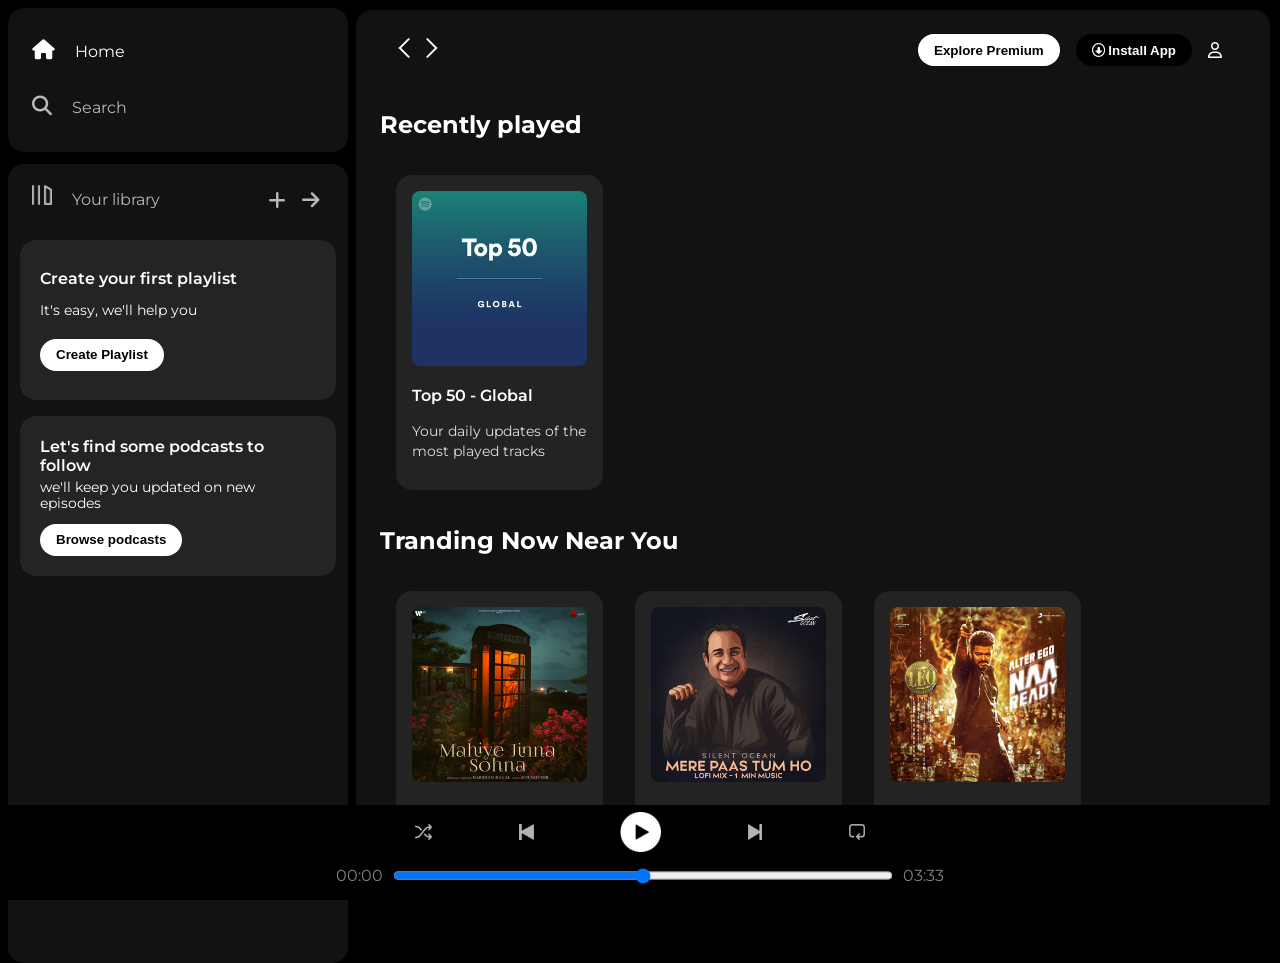
<file: 01. front-end-projects/01. spotify-clone/index.html>
<!DOCTYPE html>
<html lang="en">
  <head>
    <meta charset="UTF-8" />
    <meta name="viewport" content="width=device-width, initial-scale=1.0" />
    <link
      rel="stylesheet"
      href="https://cdnjs.cloudflare.com/ajax/libs/font-awesome/6.5.2/css/all.min.css"
      integrity="sha512-SnH5WK+bZxgPHs44uWIX+LLJAJ9/2PkPKZ5QiAj6Ta86w+fsb2TkcmfRyVX3pBnMFcV7oQPJkl9QevSCWr3W6A=="
      crossorigin="anonymous"
      referrerpolicy="no-referrer"
    />
    <!-- <link
      rel="stylesheet"
      href="https://cdn.jsdelivr.net/npm/bootstrap@5.3.3/dist/css/bootstrap.min.css
    "
    /> -->
    <link rel="stylesheet" href="style.css" />
    <link rel="icon" href="logo.png" />

    <title>Spotify - Web Player: Music for everyone</title>

    <link rel="preconnect" href="https://fonts.googleapis.com" />
    <link rel="preconnect" href="https://fonts.gstatic.com" crossorigin />
    <link
      href="https://fonts.googleapis.com/css2?family=Montserrat:ital,wght@0,100..900;1,100..900&display=swap"
      rel="stylesheet"
    />
  </head>
  <body>
    <div class="main">
      <div class="sidebar">
        <div class="nav">
          <div class="nav-option" style="opacity: 1">
            <i class="fa-solid fa-house"></i>
            <a href="#">Home</a>
          </div>
          <div class="nav-option">
            <i class="fa-solid fa-magnifying-glass"></i>
            <a href="#">Search</a>
          </div>
        </div>
        <div class="library">
          <div class="options">
            <div class="lib-option nav-option">
              <img src="./images/library_icon.png" alt="" />
              <a href="#">Your library</a>
            </div>
            <div class="icons">
              <i class="fa-solid fa-plus"></i>
              <i class="fa-solid fa-arrow-right"></i>
            </div>
          </div>
          <div class="lib-box">
            <div class="box">
              <div class="box-p1">Create your first playlist</div>
              <div class="box-p2">It's easy, we'll help you</div>
              <button class="badge">Create Playlist</button>
            </div>
            <div class="box">
              <div class="box-p1">Let's find some podcasts to follow</div>
              <div class="box-p2">we'll keep you updated on new episodes</div>
              <button class="badge">Browse podcasts</button>
            </div>
          </div>
        </div>
      </div>
      <div class="main_content">
        <div class="sticky-nav">
          <div class="sticky-nav-icons">
            <img src="./images/backward_icon.png" />
            <img src="./images/forward_icon.png" class="hide" />
          </div>
          <div class="sticky-nav-options">
            <button class="badge nav-items hide">Explore Premium</button>
            <button class="badge nav-items dark-badge">
              <i class="fa-regular fa-circle-down"></i> Install App
            </button>
            <i class="fa-regular fa-user nav-items"></i>
          </div>
        </div>

        <h2>Recently played</h2>
        <div class="cards-container">
          <div class="card">
            <img src="./images/card1img.jpeg" alt="" class="card-img" />
            <p class="card-title">Top 50 - Global</p>
            <p class="card-info">
              Your daily updates of the most played tracks
            </p>
          </div>
        </div>

        <h2>Tranding Now Near You</h2>
        <div class="cards-container">
          <div class="card">
            <img src="./images/card2img.jpeg" alt="" class="card-img" />
            <p class="card-title">Top 50 - Global</p>
            <p class="card-info">
              Your daily updates of the most played tracks
            </p>
          </div>

          <div class="card">
            <img src="./images/card3img.jpeg" alt="" class="card-img" />
            <p class="card-title">Top 50 - Global</p>
            <p class="card-info">
              Your daily updates of the most played tracks
            </p>
          </div>

          <div class="card">
            <img src="./images/card4img.jpeg" alt="" class="card-img" />
            <p class="card-title">Top 50 - Global</p>
            <p class="card-info">
              Your daily updates of the most played tracks
            </p>
          </div>

          <div class="card">
            <img src="./images/card1img.jpeg" alt="" class="card-img" />
            <p class="card-title">Top 50 - Global</p>
            <p class="card-info">
              Your daily updates of the most played tracks
            </p>
          </div>

          <div class="card">
            <img src="./images/card3img.jpeg" alt="" class="card-img" />
            <p class="card-title">Top 50 - Global</p>
            <p class="card-info">
              Your daily updates of the most played tracks
            </p>
          </div>
        </div>

        <h2>Featured Charts</h2>
        <div class="cards-container">
          <div class="card">
            <img src="./images/card5img.jpeg" alt="" class="card-img" />
            <p class="card-title">Top 50 - Global</p>
            <p class="card-info">
              Your daily updates of the most played tracks
            </p>
          </div>

          <div class="card">
            <img src="./images/card6img.jpeg" alt="" class="card-img" />
            <p class="card-title">Top 50 - Global</p>
            <p class="card-info">
              Your daily updates of the most played tracks
            </p>
          </div>

          <div class="card">
            <img src="./images/card1img.jpeg" alt="" class="card-img" />
            <p class="card-title">Top 50 - Global</p>
            <p class="card-info">
              Your daily updates of the most played tracks
            </p>
          </div>
        </div>
        <div class="footer">
          <div class="line"></div>
        </div>
      </div>
      <div class="music_player">
        <div class="album-left"></div>
        <div class="player">
          <div class="player-controls">
            <img src="./images/player_icon1.png" class="player-control-icon" />
            <img src="./images/player_icon2.png" class="player-control-icon" />
            <img
              src="./images/player_icon3.png"
              class="player-control-icon play"
            />
            <img src="./images/player_icon4.png" class="player-control-icon" />
            <img src="./images/player_icon5.png" class="player-control-icon" />
          </div>
          <div class="progress-bar">
            <span class="curr-time">00:00</span>
            <input
              type="range"
              min="0"
              max="100"
              class="progress-bar"
              step="1"
            />
            <span class="tot-time">03:33</span>
          </div>
        </div>
        <div class="controls-right"></div>
      </div>
    </div>

    <script src="https://cdn.jsdelivr.net/npm/bootstrap@5.3.3/dist/js/bootstrap.bundle.min.js
    "></script>
  </body>
</html>
</file>
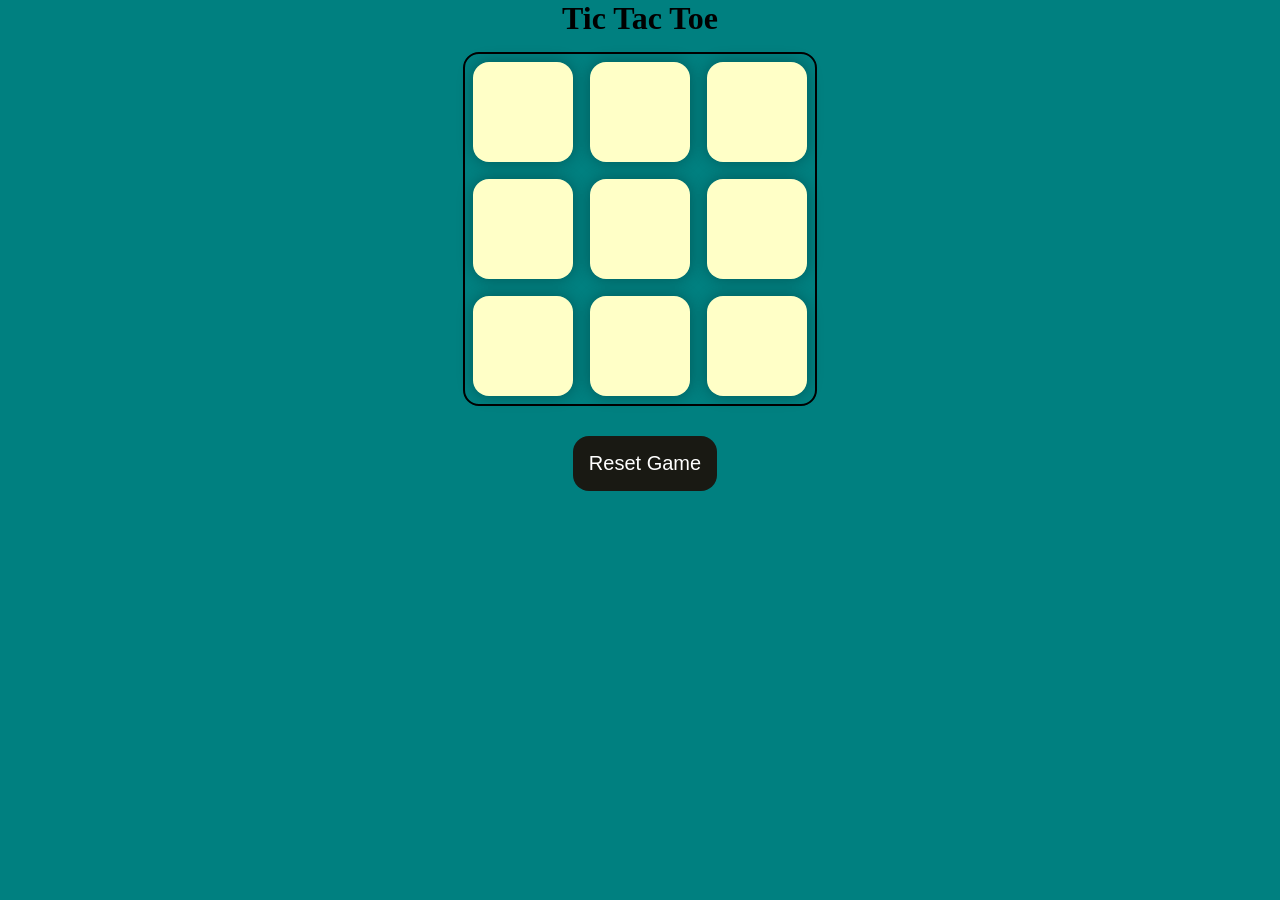
<file: 01. front-end-projects/02. tic-tac-toe-game/index.html>
<!DOCTYPE html>
<html lang="en">
  <head>
    <meta charset="UTF-8" />
    <meta name="viewport" content="width=device-width, initial-scale=1.0" />
    <link rel="stylesheet" href="style.css" />
    <title>Tic Tac Toe</title>
  </head>
  <body>
    <h1>Tic Tac Toe</h1>
    <p class="msg"></p>
    <div class="container">
      <button class="box"></button>
      <button class="box"></button>
      <button class="box"></button>
      <button class="box"></button>
      <button class="box"></button>
      <button class="box"></button>
      <button class="box"></button>
      <button class="box"></button>
      <button class="box"></button>
    </div>
    <div>
      <!-- <button id="new-btn">Start a New Game</button> -->
      <button id="reset-btn">Reset Game</button>
    </div>
    <script src="script.js"></script>
  </body>
</html>
</file>
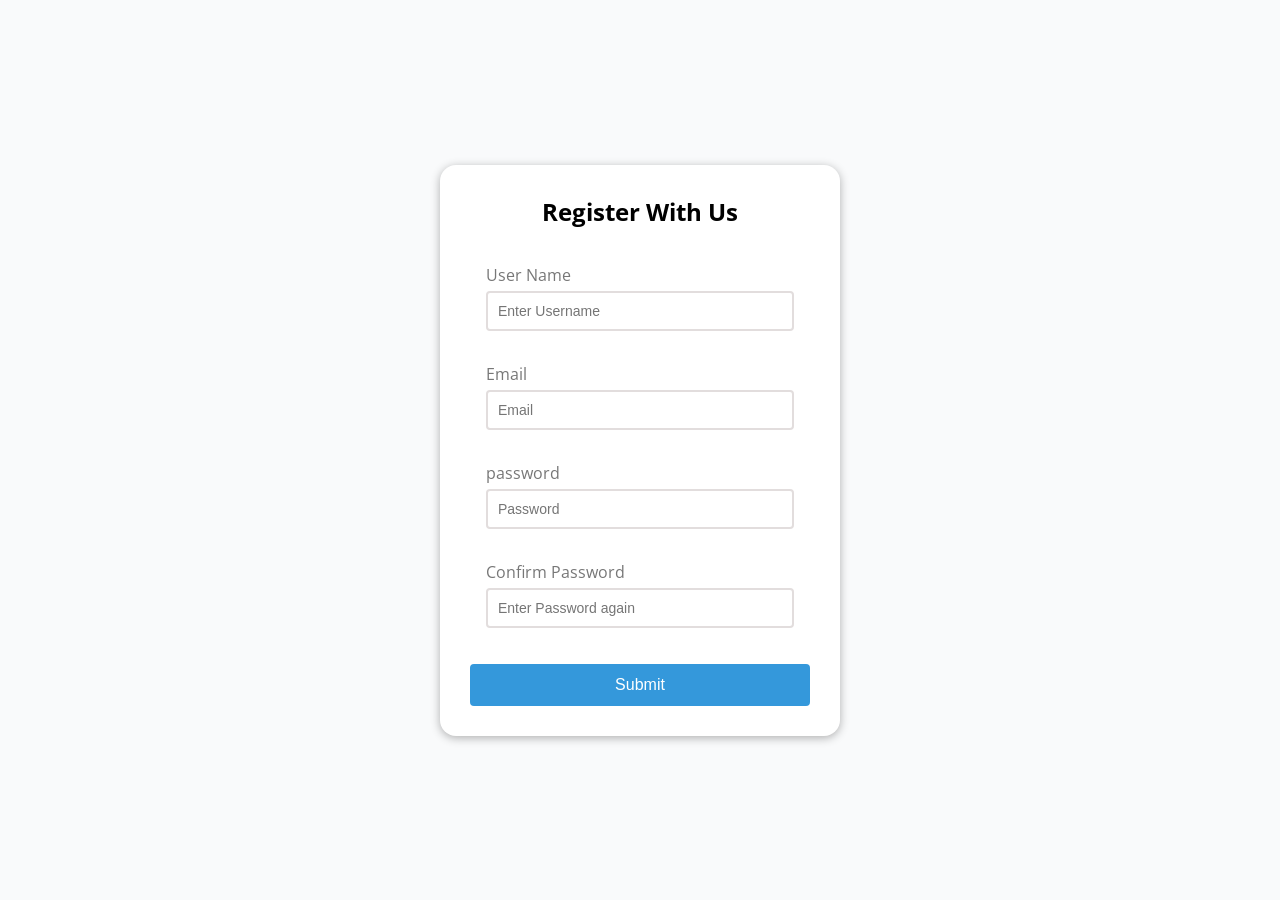
<file: 01. front-end-projects/04. Form Validator/index.html>
<!DOCTYPE html>
<html lang="en">
  <head>
    <meta charset="UTF-8" />
    <meta name="viewport" content="width=device-width, initial-scale=1.0" />
    <link rel="stylesheet" href="style.css" />
    <title>Form Validator</title>
  </head>
  <body>
    <div class="container">
      <form id="form" class="form">
        <h2>Register With Us</h2>

        <div class="form-control">
          <label for="username">User Name</label>
          <input type="text" id="username" placeholder="Enter Username" />
          <small>Error Message</small>
        </div>

        <div class="form-control">
          <label for="email">Email</label>
          <input type="text" id="email" placeholder="Email" />
          <small>Error Message</small>
        </div>

        <div class="form-control">
          <label for="password">password</label>
          <input type="password" id="password" placeholder="Password" />
          <small>Error Message</small>
        </div>

        <div class="form-control">
          <label for="password">Confirm Password</label>
          <input
            type="password"
            id="password2"
            placeholder="Enter Password again"
          />
          <small>Error Message</small>
        </div>
        <button type="submit">Submit</button>
      </form>
    </div>
    
    <!-- <script src="app.js"></script> -->
    <script src="app1.js"></script>
  </body>
</html>
</file>
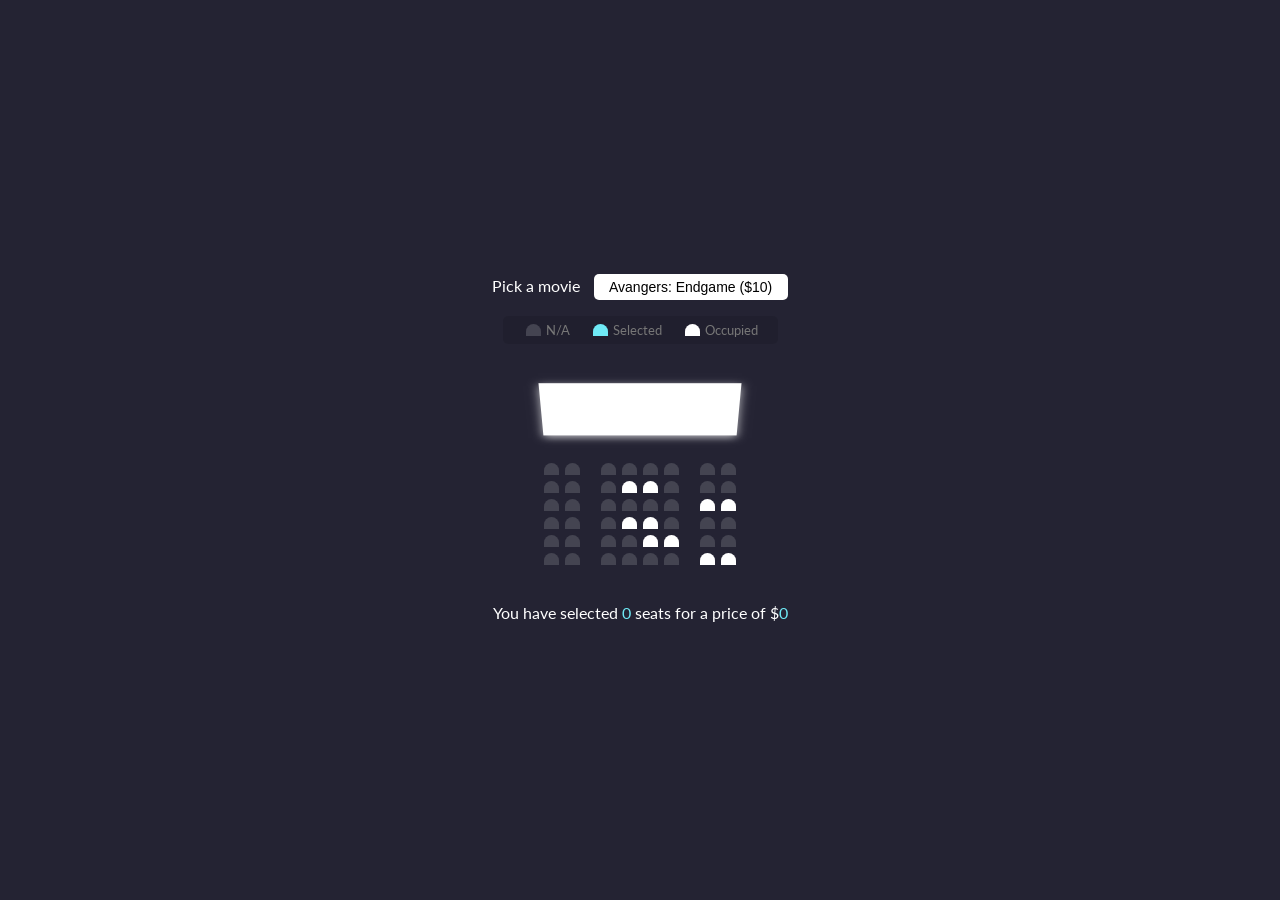
<file: 01. front-end-projects/05. Movie Seat Booking  DOM & Local Storage/index.html>
<!DOCTYPE html>
<html lang="en">
  <head>
    <meta charset="UTF-8" />
    <meta name="viewport" content="width=device-width, initial-scale=1.0" />
    <link rel="stylesheet" href="style.css" />
    <title>Movie Seat Booking</title>
  </head>
  <body>
    <div class="movie-container">
      <label>Pick a movie</label>
      <select id="movie">
        <!-- <option value="0"  selected disabled>-- Select a Movie--</option> -->
        <option value="10">Avangers: Endgame ($10)</option>
        <option value="12">Joker ($12)</option>
        <option value="8">Toy Story 4 ($8)</option>
        <option value="9">The Lioin King ($9)</option>
      </select>
    </div>

    <ul class="showcase">
      <li>
        <div class="seat"></div>
        <small>N/A</small>
      </li>
      <li>
        <div class="seat selected"></div>
        <small>Selected</small>
      </li>
      <li>
        <div class="seat occupied"></div>
        <small>Occupied</small>
      </li>
    </ul>

    <div class="container">
      <div class="screen"></div>

      <div class="row">
        <div class="seat"></div>
        <div class="seat"></div>
        <div class="seat"></div>
        <div class="seat"></div>
        <div class="seat"></div>
        <div class="seat"></div>
        <div class="seat"></div>
        <div class="seat"></div>
      </div>

      <div class="row">
        <div class="seat"></div>
        <div class="seat"></div>
        <div class="seat"></div>
        <div class="seat occupied"></div>
        <div class="seat occupied"></div>
        <div class="seat"></div>
        <div class="seat"></div>
        <div class="seat"></div>
      </div>

      <div class="row">
        <div class="seat"></div>
        <div class="seat"></div>
        <div class="seat"></div>
        <div class="seat"></div>
        <div class="seat"></div>
        <div class="seat"></div>
        <div class="seat occupied"></div>
        <div class="seat occupied"></div>
      </div>

      <div class="row">
        <div class="seat"></div>
        <div class="seat"></div>
        <div class="seat"></div>
        <div class="seat occupied"></div>
        <div class="seat occupied"></div>
        <div class="seat"></div>
        <div class="seat"></div>
        <div class="seat"></div>
      </div>

      <div class="row">
        <div class="seat"></div>
        <div class="seat"></div>
        <div class="seat"></div>
        <div class="seat"></div>
        <div class="seat occupied"></div>
        <div class="seat occupied"></div>
        <div class="seat"></div>
        <div class="seat"></div>
      </div>

      <div class="row">
        <div class="seat"></div>
        <div class="seat"></div>
        <div class="seat"></div>
        <div class="seat"></div>
        <div class="seat"></div>
        <div class="seat"></div>
        <div class="seat occupied"></div>
        <div class="seat occupied"></div>
      </div>
    </div>

    <p class="text">
      You have selected <span id="count">0</span> seats for a price of $<span
        id="total"
        >0</span
      >
    </p>
    <script src="app.js"></script>
  </body>
</html>
</file>
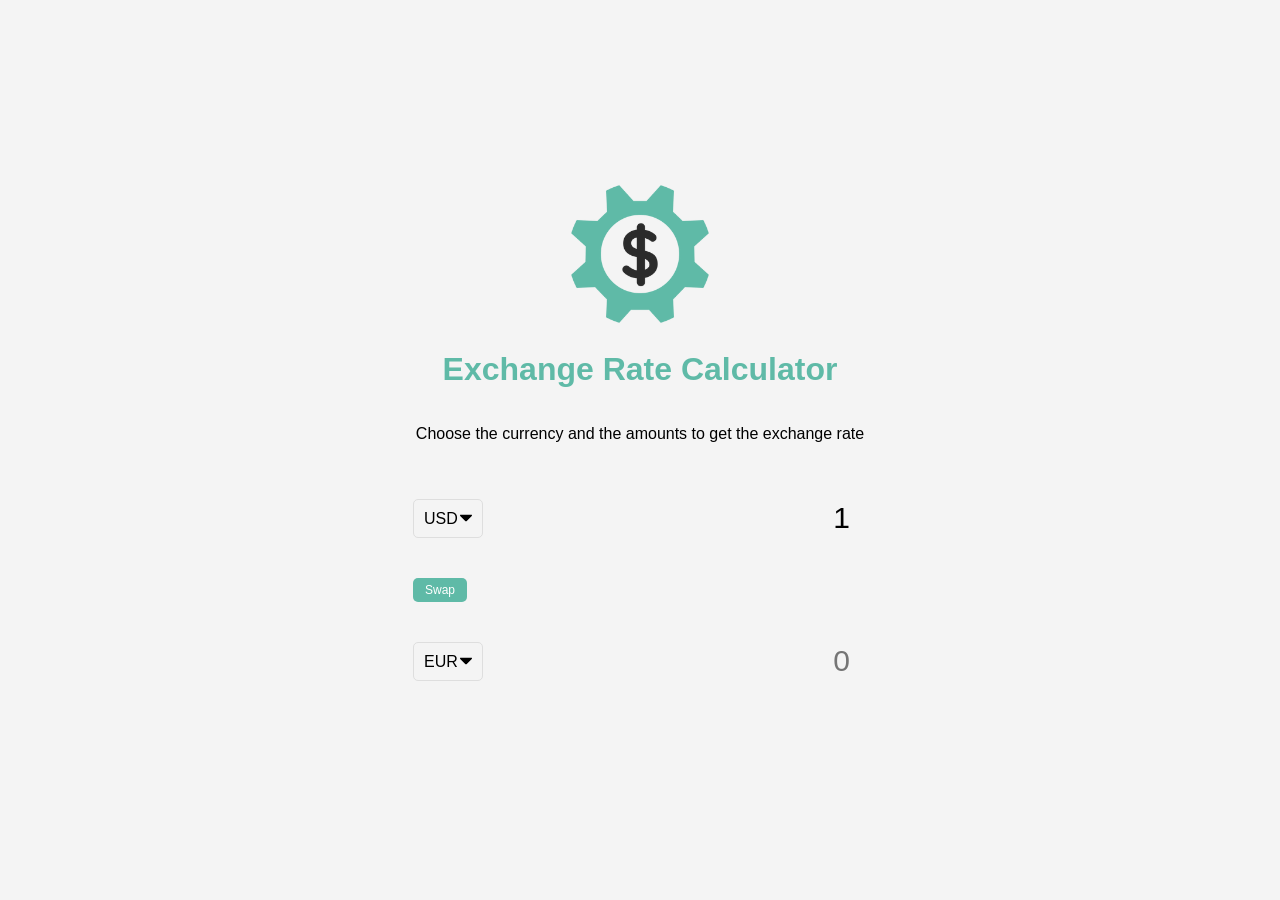
<file: 01. front-end-projects/07. Exchange Rate Calculator using Fetch API/index.html>
<!DOCTYPE html>
<html lang="en">
  <head>
    <meta charset="UTF-8" />
    <meta name="viewport" content="width=device-width, initial-scale=1.0" />
    <meta http-equiv="X-UA-Compatible" content="ie=edge" />
    <title>Exchange Rate Calculator</title>
    <link rel="stylesheet" href="style.css" />
  </head>
  <body>
    <img src="img/money.png" alt="" class="money-img" />
    <h1>Exchange Rate Calculator</h1>
    <p>Choose the currency and the amounts to get the exchange rate</p>

    <div class="container">
      <div class="currency">
        <select id="currency-one">
          <option value="AED">AED</option>
          <option value="ARS">ARS</option>
          <option value="AUD">AUD</option>
          <option value="BGN">BGN</option>
          <option value="BRL">BRL</option>
          <option value="BSD">BSD</option>
          <option value="CAD">CAD</option>
          <option value="CHF">CHF</option>
          <option value="CLP">CLP</option>
          <option value="CNY">CNY</option>
          <option value="COP">COP</option>
          <option value="CZK">CZK</option>
          <option value="DKK">DKK</option>
          <option value="DOP">DOP</option>
          <option value="EGP">EGP</option>
          <option value="EUR">EUR</option>
          <option value="FJD">FJD</option>
          <option value="GBP">GBP</option>
          <option value="GTQ">GTQ</option>
          <option value="HKD">HKD</option>
          <option value="HRK">HRK</option>
          <option value="HUF">HUF</option>
          <option value="IDR">IDR</option>
          <option value="ILS">ILS</option>
          <option value="INR">INR</option>
          <option value="ISK">ISK</option>
          <option value="JPY">JPY</option>
          <option value="KRW">KRW</option>
          <option value="KZT">KZT</option>
          <option value="MXN">MXN</option>
          <option value="MYR">MYR</option>
          <option value="NOK">NOK</option>
          <option value="NZD">NZD</option>
          <option value="PAB">PAB</option>
          <option value="PEN">PEN</option>
          <option value="PHP">PHP</option>
          <option value="PKR">PKR</option>
          <option value="PLN">PLN</option>
          <option value="PYG">PYG</option>
          <option value="RON">RON</option>
          <option value="RUB">RUB</option>
          <option value="SAR">SAR</option>
          <option value="SEK">SEK</option>
          <option value="SGD">SGD</option>
          <option value="THB">THB</option>
          <option value="TRY">TRY</option>
          <option value="TWD">TWD</option>
          <option value="UAH">UAH</option>
          <option value="USD" selected>USD</option>
          <option value="UYU">UYU</option>
          <option value="VND">VND</option>
          <option value="ZAR">ZAR</option>
        </select>
        <input type="number" id="amount-one" placeholder="0" value="1" />
      </div>

      <div class="swap-rate-container">
        <button class="btn" id="swap">
          Swap
        </button>
        <div class="rate" id="rate"></div>
      </div>

      <div class="currency">
        <select id="currency-two">
          <option value="AED">AED</option>
          <option value="ARS">ARS</option>
          <option value="AUD">AUD</option>
          <option value="BGN">BGN</option>
          <option value="BRL">BRL</option>
          <option value="BSD">BSD</option>
          <option value="CAD">CAD</option>
          <option value="CHF">CHF</option>
          <option value="CLP">CLP</option>
          <option value="CNY">CNY</option>
          <option value="COP">COP</option>
          <option value="CZK">CZK</option>
          <option value="DKK">DKK</option>
          <option value="DOP">DOP</option>
          <option value="EGP">EGP</option>
          <option value="EUR" selected>EUR</option>
          <option value="FJD">FJD</option>
          <option value="GBP">GBP</option>
          <option value="GTQ">GTQ</option>
          <option value="HKD">HKD</option>
          <option value="HRK">HRK</option>
          <option value="HUF">HUF</option>
          <option value="IDR">IDR</option>
          <option value="ILS">ILS</option>
          <option value="INR">INR</option>
          <option value="ISK">ISK</option>
          <option value="JPY">JPY</option>
          <option value="KRW">KRW</option>
          <option value="KZT">KZT</option>
          <option value="MXN">MXN</option>
          <option value="MYR">MYR</option>
          <option value="NOK">NOK</option>
          <option value="NZD">NZD</option>
          <option value="PAB">PAB</option>
          <option value="PEN">PEN</option>
          <option value="PHP">PHP</option>
          <option value="PKR">PKR</option>
          <option value="PLN">PLN</option>
          <option value="PYG">PYG</option>
          <option value="RON">RON</option>
          <option value="RUB">RUB</option>
          <option value="SAR">SAR</option>
          <option value="SEK">SEK</option>
          <option value="SGD">SGD</option>
          <option value="THB">THB</option>
          <option value="TRY">TRY</option>
          <option value="TWD">TWD</option>
          <option value="UAH">UAH</option>
          <option value="USD">USD</option>
          <option value="UYU">UYU</option>
          <option value="VND">VND</option>
          <option value="ZAR">ZAR</option>
        </select>
        <input type="number" id="amount-two" placeholder="0" />
      </div>
    </div>

    <script src="app.js"></script>
  </body>
</html>
</file>
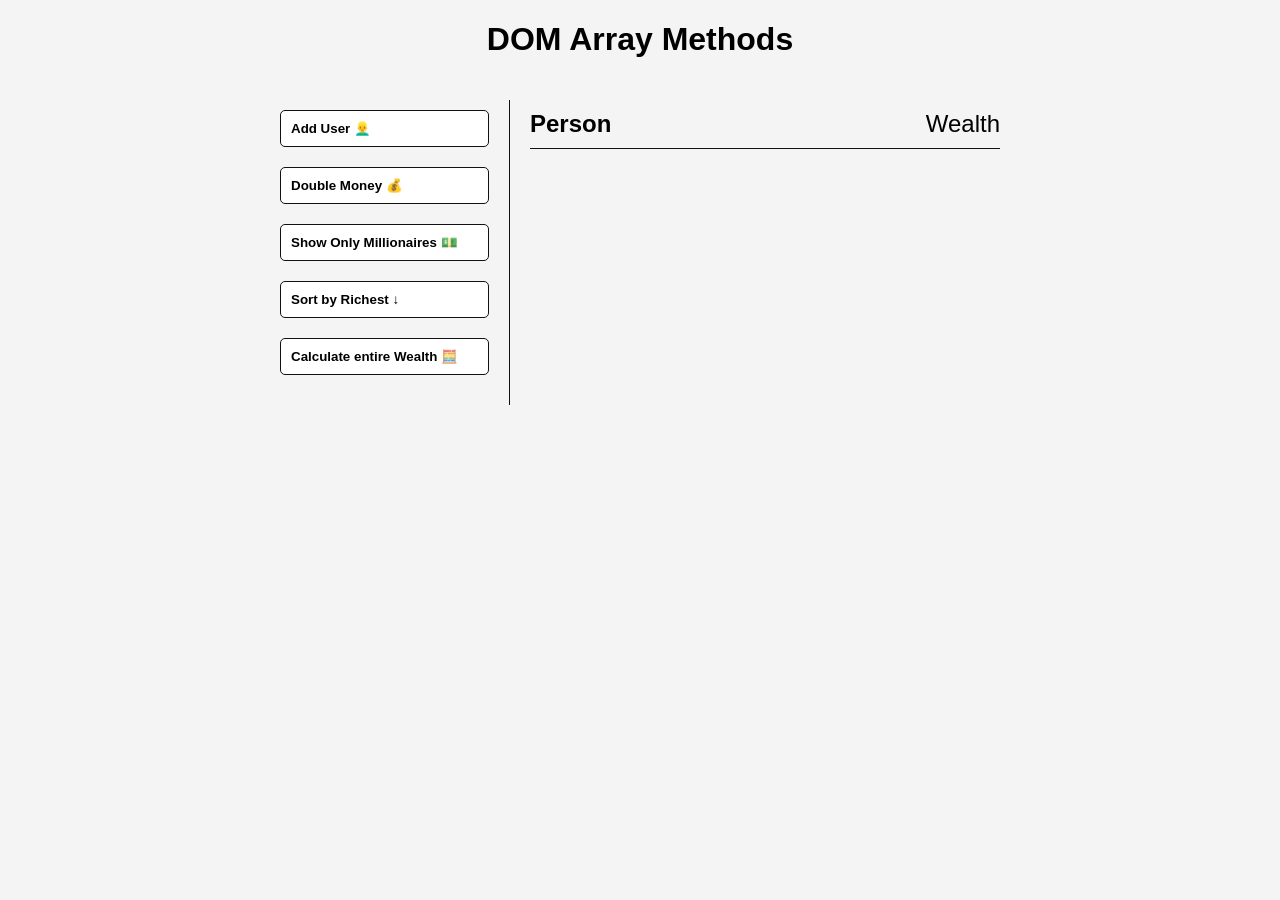
<file: 01. front-end-projects/08. DOM Array Methods  forEach, map, filter, sort, reduce/index.html>
<!DOCTYPE html>
<html lang="en">
<head>
    <meta charset="UTF-8">
    <meta name="viewport" content="width=device-width, initial-scale=1.0">
    <link rel="stylesheet" href="style.css">
    <title>DOM Array Methods</title>
</head>
<body>
    <h1>DOM Array Methods</h1>
    <div class="container">
        <aside>
            <button id="add-user">Add User 👱‍♂️</button>
            <button id="double">Double Money 💰</button>
            <button id="show-millionaires">Show Only Millionaires 💵</button>
            <button id="sort">Sort by Richest ↓</button>
            <button id="calculate-wealth">Calculate entire Wealth 🧮</button>
        </aside>

        <div id="main">
            <h2><strong>Person</strong>Wealth</h2>
        </div>
    </div>
    <script src="script.js"></script>
</body>
</html>
</file>
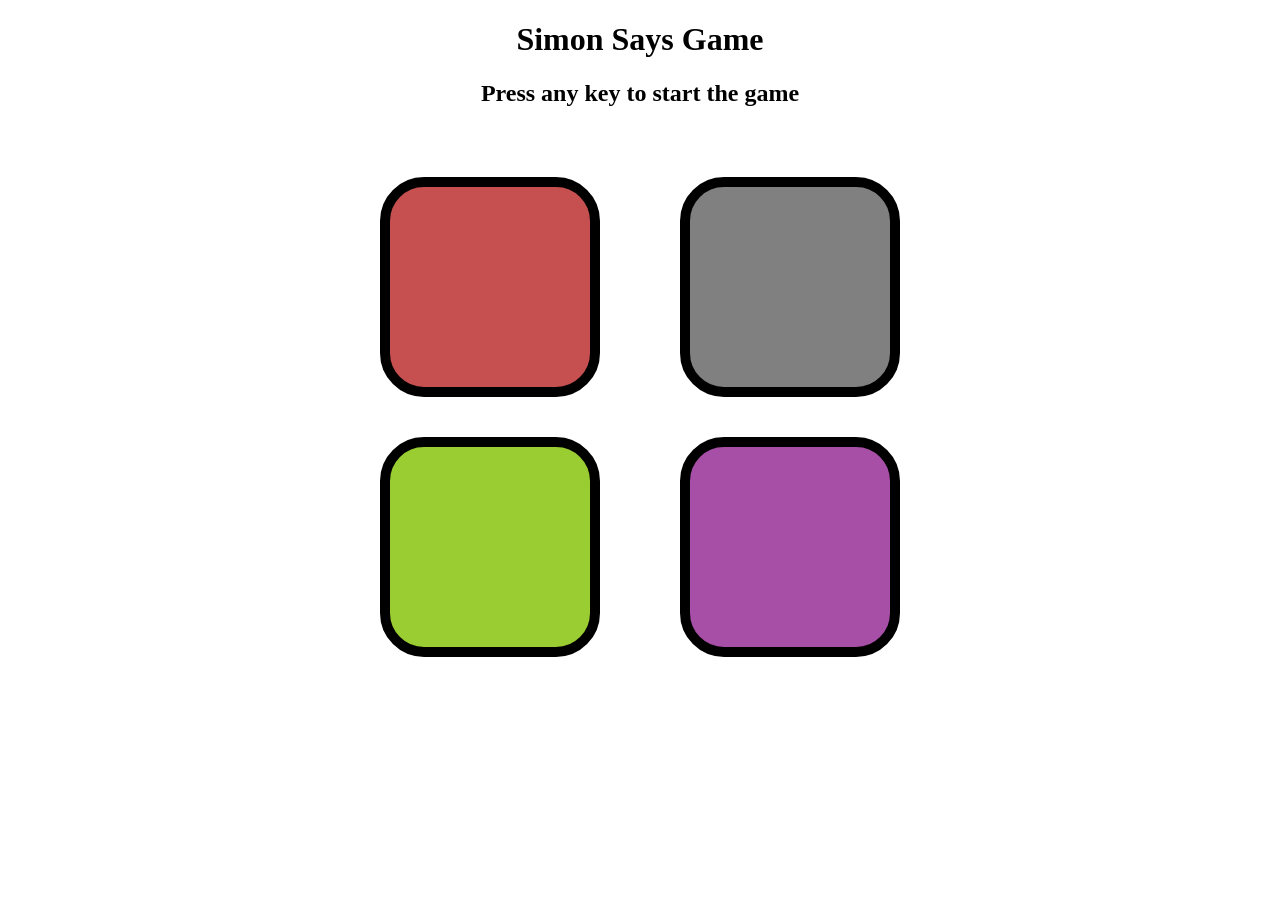
<file: 01. front-end-projects/10. Simon Says Game/index.html>
<!DOCTYPE html>
<html lang="en">

<head>
    <meta charset="UTF-8">
    <meta name="viewport" content="width=device-width, initial-scale=1.0">
    <title>Simon Says Game</title>
    <link rel="stylesheet" href="style.css">
</head>

<body>
    <h1>Simon Says Game</h1>
    <h2>Press any key to start the game</h2>
    <h3></h3>
    <div class="btn-container">
        <div class="line-one">
            <div class="btn red" type="button" id="red"></div>
            <div class="btn yellow" type="button" id="yellow"></div>
        </div>
        <div class="line-two">
            <div class="btn grey" type="button" id="grey"></div>
            <div class="btn purple" type="button" id="purple"></div>
        </div>
    </div>

    <script src="app.js"></script>
</body>

</html>
</file>
<file: 01. front-end-projects/01. spotify-clone/style.css>
body{
  font-family: "Montserrat", sans-serif;
  background-color: black;
  overflow: hidden;
  color: white;
  margin: 0;
}

.main {
    display: flex;
    height: 100vh;
}

.sidebar {
    border-radius: 1rem;
    width: 340px;
    margin: 0.5rem;
    height: 87%;
}

.main_content {
    background-color: #121212;
    margin: 10px 10px 10px 0;
    border-radius: 1rem;
    overflow: auto;
    padding: 0 1.5rem;
    flex: 1;
}

a {
    text-decoration: none;
    color: white;
}

.nav {
    background-color: #121212;
    border-radius: 1rem;
    height: 8rem;
    display: flex;
    flex-direction: column;
    justify-content: center;
    padding: 0.5rem 0.75rem;
}

.nav-option {
    line-height: 2.5rem;
    opacity: 0.7;
    padding: 0.5rem 0.75rem;
}

.nav-option:hover {
    opacity: 1;
}

.nav-option i {
    font-size: 1.25rem;
}

.nav-option a {
    font-size: 1rem;
    margin: 1rem;
}

.library {
    background-color: #121212;
    margin-top: 0.75rem;
    border-radius: 1rem;
    height: 100%;
    padding: 0.5rem 0.75rem;
}

.options {
    display: flex;
    justify-content: space-between;
    align-items: center;

}

.lib-option img {
    height: 1.25rem;
    width: 1.25rem;
}

.icons {
    font-size: 1.25rem;
    
    display: flex;
}

.icons i {
    opacity: 0.7;
    margin-right: 1rem;
}

.icons i:hover {
    opacity: 1;
}

.box {
    background-color: #242424;
    border-radius: 1rem;
    margin: 0.75rem 0 1rem 0;
    padding: 1rem 1.25rem;
    height: 8rem;
    display: flex;
    flex-direction: column;
    justify-content: space-evenly;
}

.box-p1 {
    font-size: 1rem;
    font-weight: 600;
}

.box-p2 {
    font-size: 0.85rem;
}

.badge {
    background-color: white;
    border-radius: 100px;
    border: none;
    padding: 0.25rem 1rem;
    margin-top: 0.5rem;
    font-weight: 700;
    height: 2rem;
    width: fit-content;
}

.dark-badge {
    background-color: #000;
    color: #fff;
}

.sticky-nav {
    position: sticky;
    top: 0;
    background-color: #121212;
    display: flex;
    justify-content: space-between;
    align-items: center;
    padding: 1rem 0;
    z-index: 100;
}

.sticky-nav-icons {
    margin-left: 0.75rem;
}

.sticky-nav-options {
    display: flex;
    justify-content: center;
    align-items: center;
    margin-right: 1rem;
}

.nav-items {
    margin: 0.5rem;
}

@media (max-width: 1000px){
    .hide {
        display: none;
    }
}

.card {
    background-color: #232323;
    border-radius: 1rem;
    width: 175px;
    padding: 1rem;
    margin: 1rem;    
}

.cards-container {
    display: flex;
    flex-wrap: wrap;
}

.card-img {
    width: 175px;
    border-radius: 0.5rem ;
}

.card-title {
    font-weight: 600;
}

.card-info {
    opacity: 0.85;
    font-size: 0.85rem;
    line-height: 1.25rem;
}

.footer {
    height: 300px;
    display: flex;
    align-items: center;
    justify-content: center;
}

.line{
    width: 90%;
    height: 50%;
    opacity: 0.5;
    border-top: 1px solid white;
}

.music_player {
    bottom: 0;
    height: 95px;
    width: 100%;
    display: flex;
    position: fixed;
    align-items: center;
    background-color: black;
    justify-content: space-between;
}

.album-left {
    width: 25%;
}

.player {
    width: 50%;
    height: 100%;
    display: flex;
    padding: 0.5rem 1rem;
    text-align: center;
    flex-direction: column;
    justify-content: space-evenly;

}

.player-controls {
    display: flex;
    align-items: center;
    justify-content: space-evenly;
}

.player-control-icon {
    height: 1rem;
    opacity: 0.7;
}

.player-control-icon:hover {
    opacity: 1;
    cursor: pointer;
}

.play {
    height: 2.5rem;
    opacity: 1;
}

.progress-bar {
    width: 100%;
    display: flex;
    cursor: pointer;
}

.progress-bar span {
    opacity: 0.5;
    margin: 0.5rem;
}


.controls-right {
    width: 25%;
}
</file>
<file: 01. front-end-projects/02. tic-tac-toe-game/style.css>
*{
    margin: 0;
    padding: 0;
}

body{
    display: flex;
    flex-direction: column;
    align-items: center;
    justify-content: center;
    background-color: teal;
}

.container{
    height: 350px;
    width: 350px;
    display: flex;
    flex-wrap: wrap;
    margin: 15px;
    margin-bottom: 30px;
    border-radius: 1rem;
    align-items: center;
    justify-content: space-around;
    border: 2px solid black;
}

.msg{
    display: none;
    color: white;
    font-size: 30px;
}

.box {
    width: 100px;
    height: 100px;
    border: none;
    font-size: 70px;
    border-radius: 1rem;
    color: black;
    box-shadow: 0 0 1rem rgba(0, 0, 0, 0.3);
    background-color: #ffffc7;
}

#new-btn{
    margin-right: 10px;
    padding: 1rem;
    border: none;
    color: #ffffff;
    font-size: 1.25rem;
    border-radius: 1rem;
    background-color: #191913;
}

#reset-btn {
    /* height: 50px; */
    /* width: 100px; */
    margin-left: 10px;
    padding: 1rem;
    border: none;
    color: #ffffff;
    font-size: 1.25rem;
    border-radius: 1rem;
    background-color: #191913;
}
</file>
<file: 01. front-end-projects/04. Form Validator/style.css>
@import url('https://fonts.googleapis.com/css2?family=Open+Sans:ital,wght@0,300..800;1,300..800&display=swap');

:root {
    --success: #2ecc71;
    --error: #e74c3c;
}

*{
    box-sizing: border-box;
}

body{
    background-color: #f9fafb;
    font-family: "Open Sans", "sans-serif";
    display: flex;
    justify-content: center;
    align-items: center;
    min-height: 100vh;
    margin: 0;
}

.container {
    background-color: white;
    border-radius: 1rem;
    box-shadow: 0 2px 10px rgba(0, 0, 0, 0.3);
    width: 400px;
}

h2 {
    text-align: center;
    margin: 0 0 20px;
}

.form {
    padding: 30px 30px;
}

.form-control{
    padding: 1rem;
    position: relative;
}

.form-control label {
    display: block;
    color: #777;
    margin-bottom: 5px;
}

.form-control input {
    display: block;
    border: 2px solid #e2dddd;
    border-radius: 4px;
    width: 100%;
    padding: 10px;
    font-size: 14px;
}

.form-control input:focus {
    outline: 0;
    border-color: #777;
}

.form-control.success input {
    border-color: var(--success);
}

.form-control.error input {
    border-color: var(--error);
}

.form-control small {
    color: var(--error);
    position:absolute;
    bottom: 0;
    visibility: hidden;
}

.form-control.error small {
    visibility: visible;
}

form button {
    cursor: pointer;
    background-color: #3498db;
    border: 2px solid #3498db;
    border-radius: 4px;
    color: #fff;
    display: block;
    font-size: 1rem;
    padding: 10px;
    margin-top: 20px;
    width: 100%;
}
</file>
<file: 01. front-end-projects/05. Movie Seat Booking  DOM & Local Storage/style.css>
@import url('https://fonts.googleapis.com/css2?family=Lato:ital,wght@0,100;0,300;0,400;0,700;0,900;1,100;1,300;1,400;1,700;1,900&display=swap');

* {
    box-sizing: border-box;
}

body {
    background-color: #242333;
    display: flex;
    flex-direction: column;
    justify-content: center;
    align-items: center;
    height: 100vh;
    color: white;
    font-family: 'Lato', sans-serif;
    margin: 0;
}

.movie-container {
    margin: 0;
}

.movie-container select {
    background-color: #fff;
    border: 0;
    border-radius: 5px;
    font-size: 14px;
    margin-left: 10px;
    padding: 5px 15px;
    /* -moz-appearance: none; */
    /* -webkit-appearance: none; */
    appearance: none;
}

.container {
    perspective: 1000px;
    margin-bottom: 30px;
}

.showcase {
    background-color: rgba(0, 0, 0, 0.1);
    padding: 5px 10px;
    border-radius: 5px;
    color: #777;
    list-style-type: none;
    display: flex;
    justify-content: space-between;
}

.showcase li{
    display: flex;
    align-items: center;
    justify-content: center;
    margin: 0 10px;
}

.showcase li small{
    margin-left: 2px;
}

.screen {
    background-color: #fff;
    height: 70px;
    width: 100%;
    margin: 15px 0;
    transform: rotateX(-45deg);
    box-shadow: 0 3px 10px rgba(255, 255, 255, 0.7);
}

.row {
    display: flex;
}

.seat {
    background-color: #444451;
    height: 12px;
    width: 15px;
    margin: 3px;
    border-top-left-radius: 10px;
    border-top-right-radius: 10px;
}

.seat.selected {
    background-color: #6feaf6;
}

.seat.occupied {
    background-color: #fff;
}

.seat:nth-of-type(2) {
    margin-right: 18px;
}

.seat:nth-last-of-type(2) {
    margin-left: 18px;
}

.seat:not(.occupied):hover{
    cursor: pointer;
    transform: scale(1.2);
}

.showcase .seat:not(.occupied):hover{
    cursor: default;
    transform: scale(1);
}

p.text {
    margin: 5px 0;
}

p.text span {
    color: #6feaf6;
}
</file>
<file: 01. front-end-projects/07. Exchange Rate Calculator using Fetch API/style.css>
:root {
    --primary-color: #5fbaa7;
}

* {
    box-sizing: border-box;
}

body {
    background-color: #f4f4f4;
    font-family: Arial, Helvetica, sans-serif;
    display: flex;
    flex-direction: column;
    align-items: center;
    justify-content: center;
    height: 100vh;
    margin: 0;
    padding: 20px;
}

h1 {
    color: var(--primary-color);
}

p {
    text-align: center;
}

.btn {
    color: white;
    background-color: var(--primary-color);
    cursor: pointer;
    border-radius: 5px;
    font-size: 12px;
    padding: 5px 12px;
    border: none;
}

.money-img{
    width: 150px;
}

.currency {
    padding: 40px 0;
    display: flex;
    align-items: center;
    justify-content: space-between;
}

.currency select {
    -webkit-appearance: none;
    -moz-appearance: none;
    appearance: none;
    padding: 10px 20px 10px 10px;
    border-radius: 5px;
    border: 1px solid #dedede;
    font-size: 16px;
    background: transparent;
    background-image: url('data:image/svg+xml;charset=US-ASCII,%3Csvg%20xmlns%3D%22http%3A%2F%2Fwww.w3.org%2F2000%2Fsvg%22%20width%3D%22292.4%22%20height%3D%22292.4%22%3E%3Cpath%20fill%3D%22%20000002%22%20d%3D%22M287%2069.4a17.6%2017.6%200%200%200-13-5.4H18.4c-5%200-9.3%201.8-12.9%205.4A17.6%2017.6%200%200%200%200%2082.2c0%205%201.8%209.3%205.4%2012.9l128%20127.9c3.6%203.6%207.8%205.4%2012.8%205.4s9.2-1.8%2012.8-5.4L287%2095c3.5-3.5%205.4-7.8%205.4-12.8%200-5-1.9-9.2-5.5-12.8z%22%2F%3E%3C%2Fsvg%3E');
    background-position: right 10px top 50%, 0, 0;
    background-size: 12px auto, 100%;
    background-repeat: no-repeat;
}

.currency input {
    border: 0;
    background: transparent;
    font-size: 30px;
    text-align: right;
}

.swap-rate-container {
    display: flex;
    align-items: center;
    justify-content: space-between;
}

.rate {
    color: var(--primary-color);
    font-size: 14px;
    padding: 0 10px;
}

select:focus, input:focus, button:focus {
    outline: none;
}

@media (max-width: 600px) {
    .currency input {
        width: 200px;
    }
}
</file>
<file: 01. front-end-projects/08. DOM Array Methods  forEach, map, filter, sort, reduce/style.css>
* {
    box-sizing: border-box;
}

body {
    background-color: #f4f4f4;
    font-family: Arial, Helvetica, sans-serif;
    display: flex;
    flex-direction: column;
    align-items: center;
    min-height: 100vh;
    margin: 0;
}

.container {
    display: flex;
    padding: 20px;
    margin: 0 auto;
    max-width: 100%;
    width: 800px;
}

aside {
    padding: 10px 20px;
    width: 250px;
    border-right: 1px solid #111;
}

button {
    cursor: pointer;
    background-color: #fff;
    border: 1px solid #111;
    border-radius: 5px;
    display: flex;
    width: 100%;
    padding: 10px;
    margin-bottom: 20px;
    font-weight: bold;
}

#main {
    flex: 1;
    padding: 10px 20px;
}

h2 {
    border-bottom: 1px solid #111;
    padding-bottom: 10px;
    display: flex;
    justify-content: space-between;
    font-weight: 300;
    margin: 0 0 20px;
}

h3 {
    background-color: white;
    border-top: 1px solid #111;
    padding: 10px;
    display: flex;
    justify-content: space-between;
    font-weight: 300;
    margin: 20px 0 0;
}

.person {
    display: flex;
    justify-content: space-between;
    font-size: 20px;
    margin-bottom: 10px;
}
</file>
<file: 01. front-end-projects/10. Simon Says Game/style.css>
body {
    text-align: center;
}

.btn {
    height: 200px;
    width: 200px;
    border-radius: 20%;
    border: 10px solid black;
    margin: 2.5rem;
}

.btn-container {
    display: flex;
    justify-content: center;
}

.red {
    background-color: rgb(198, 79, 79);
}

.yellow {
    background-color: yellowgreen;
}

.grey {
    background-color: grey;
}

.purple {
    background-color: rgb(167, 78, 167);
}

.flashBtn {
    background-color: white;
}

.userFlash {
    background-color: aquamarine;
}

h3 {
    font-size: 30px;
}
</file>
